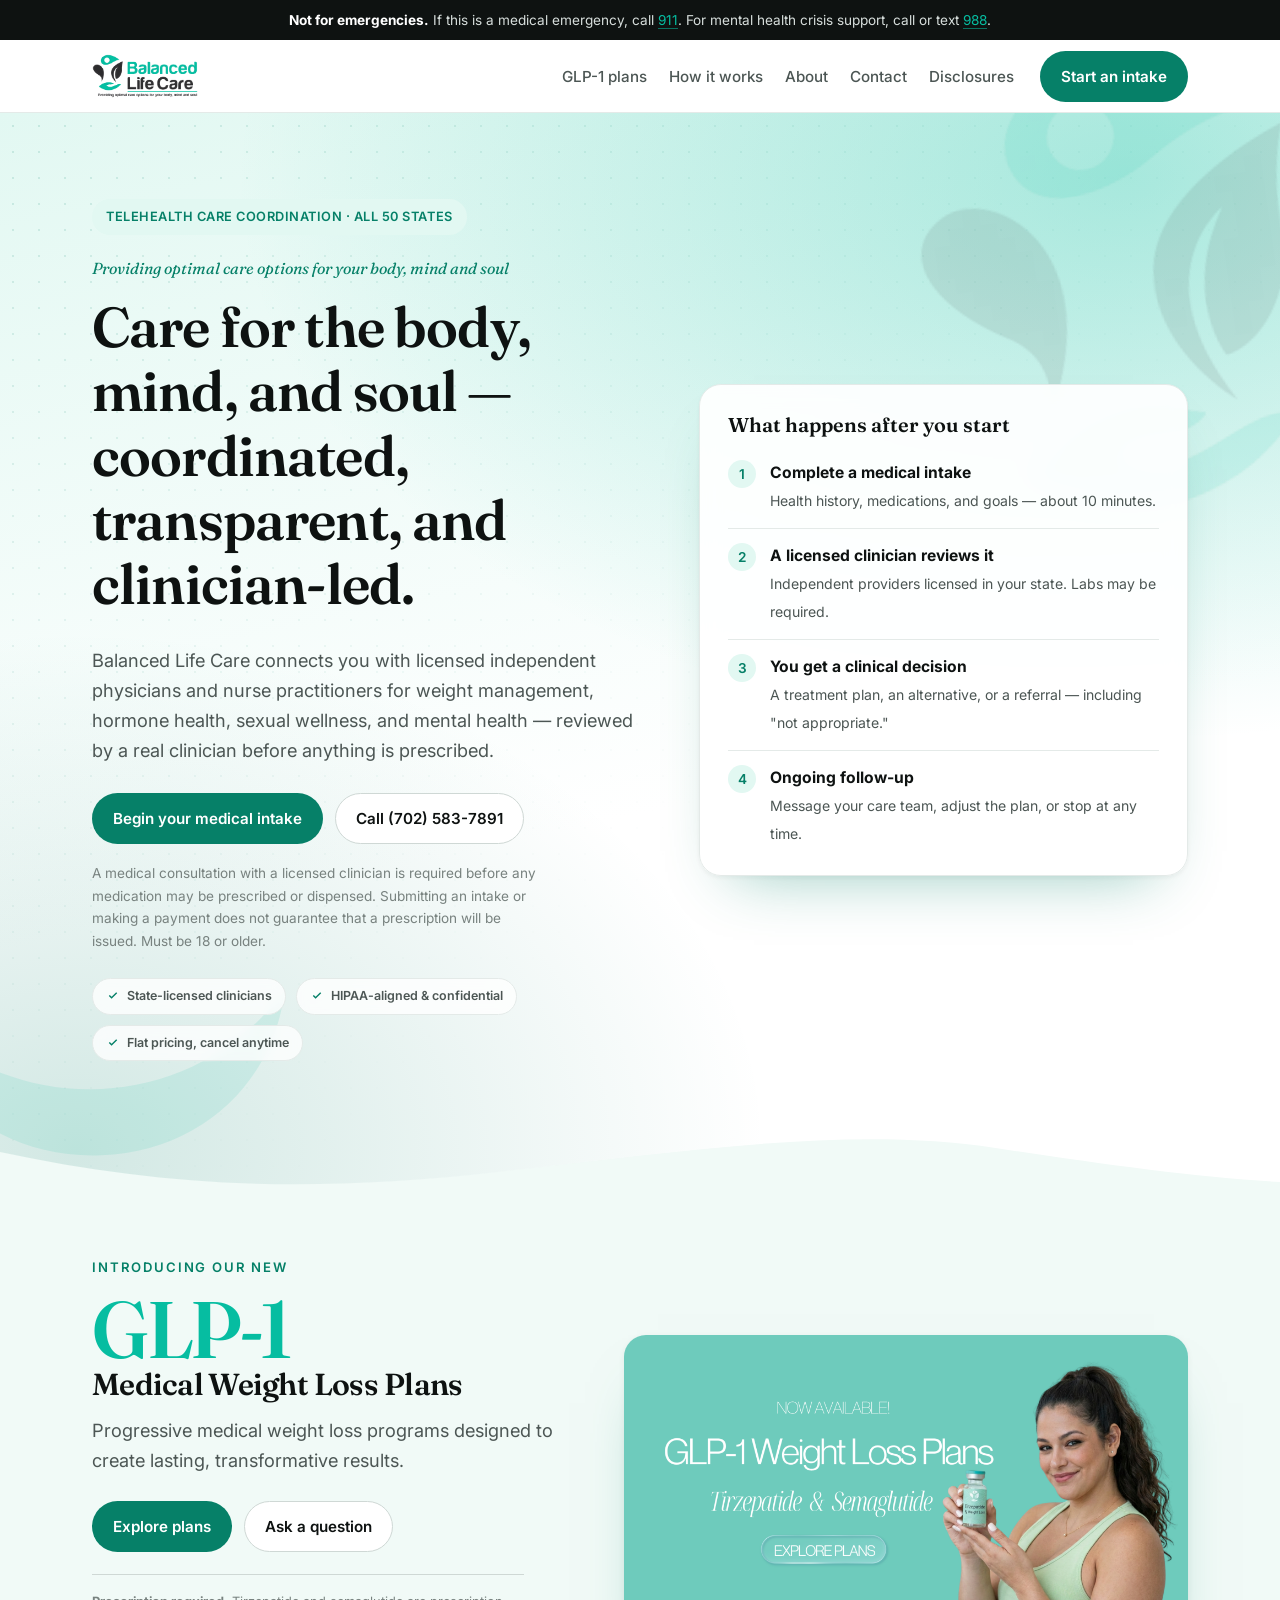
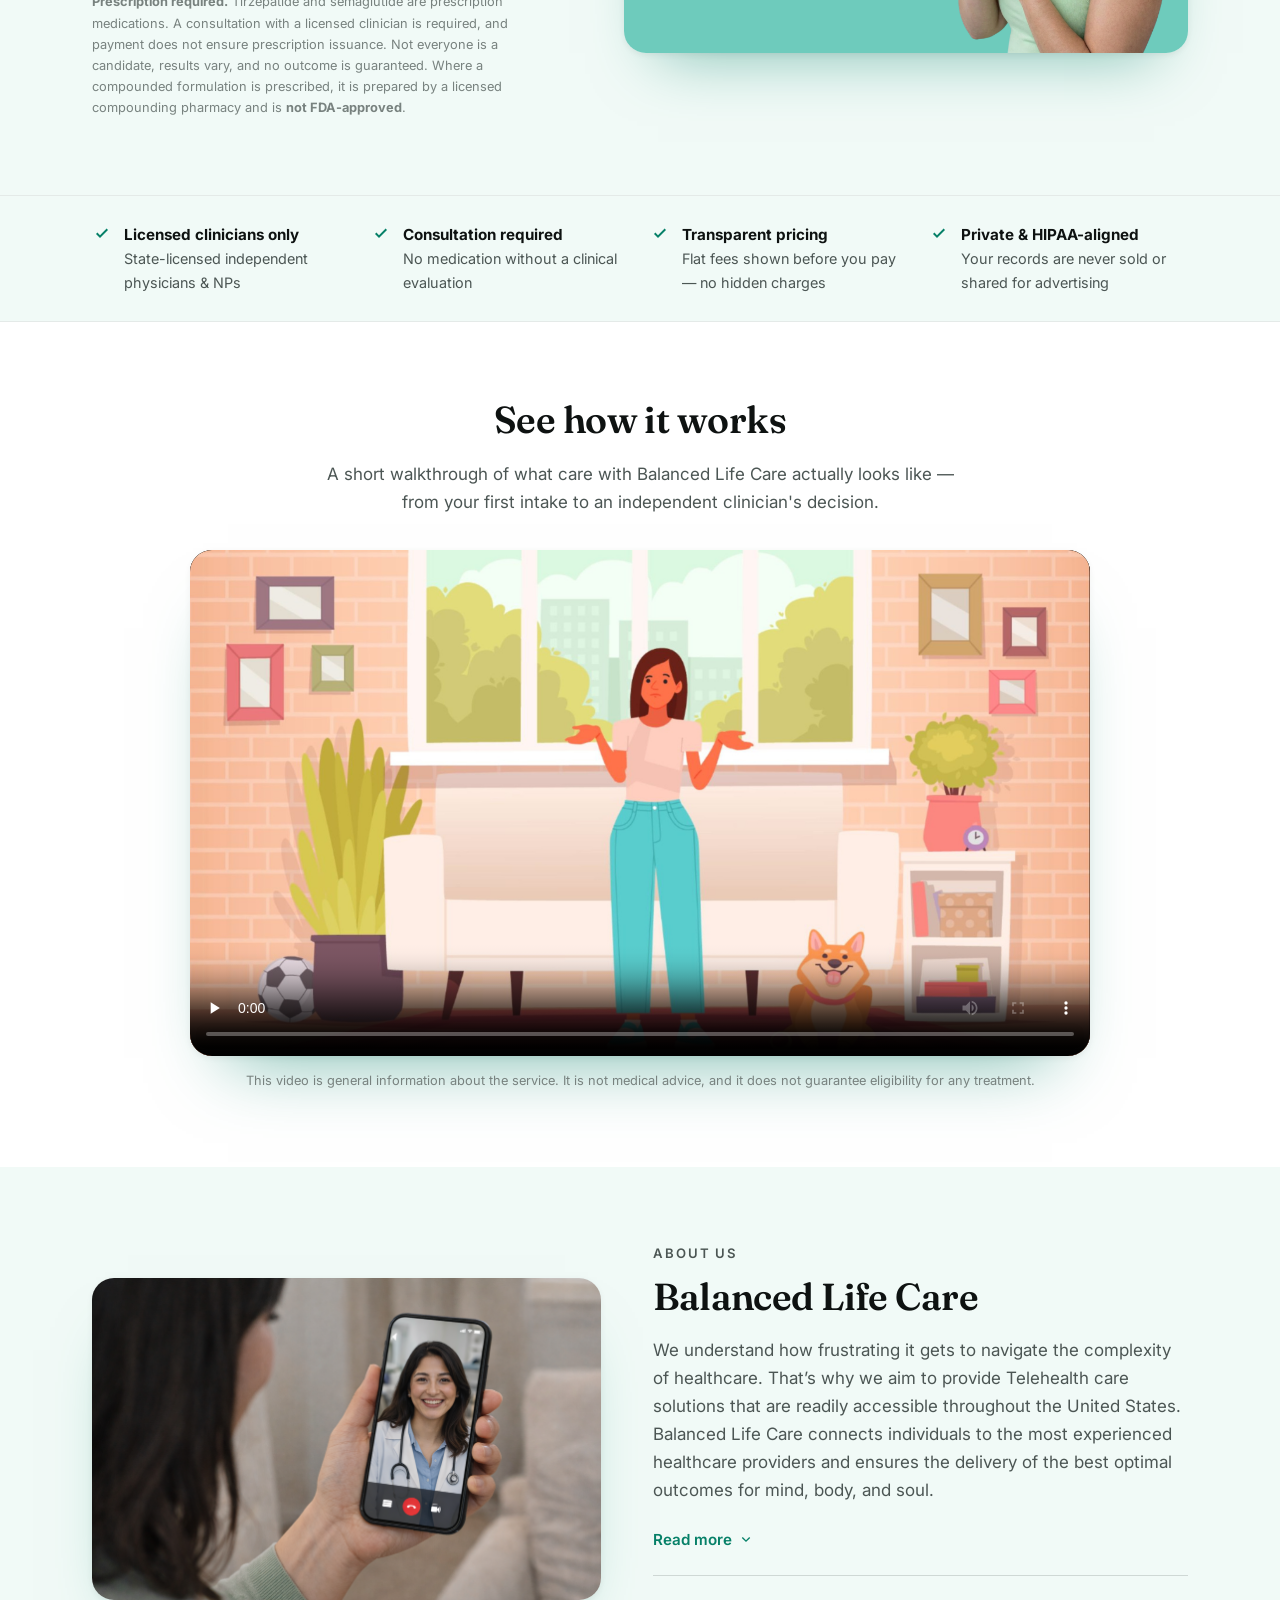
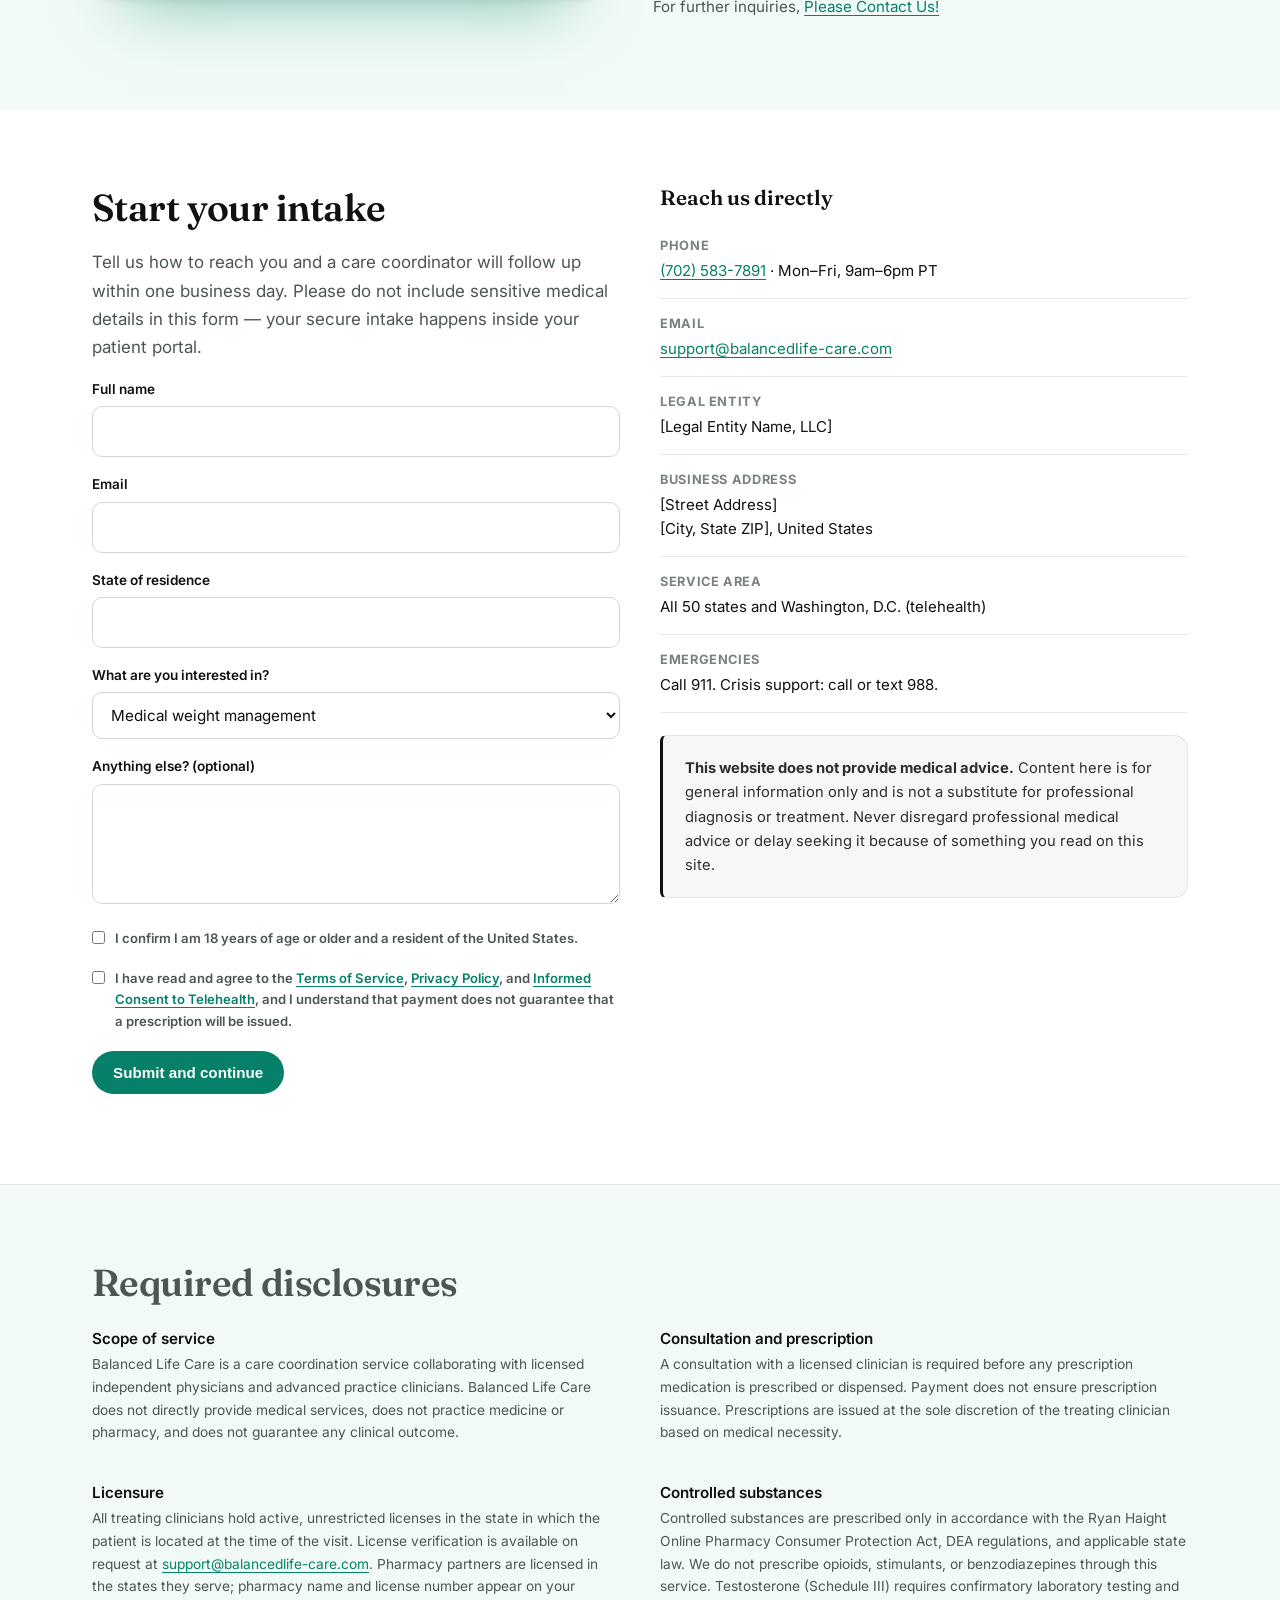
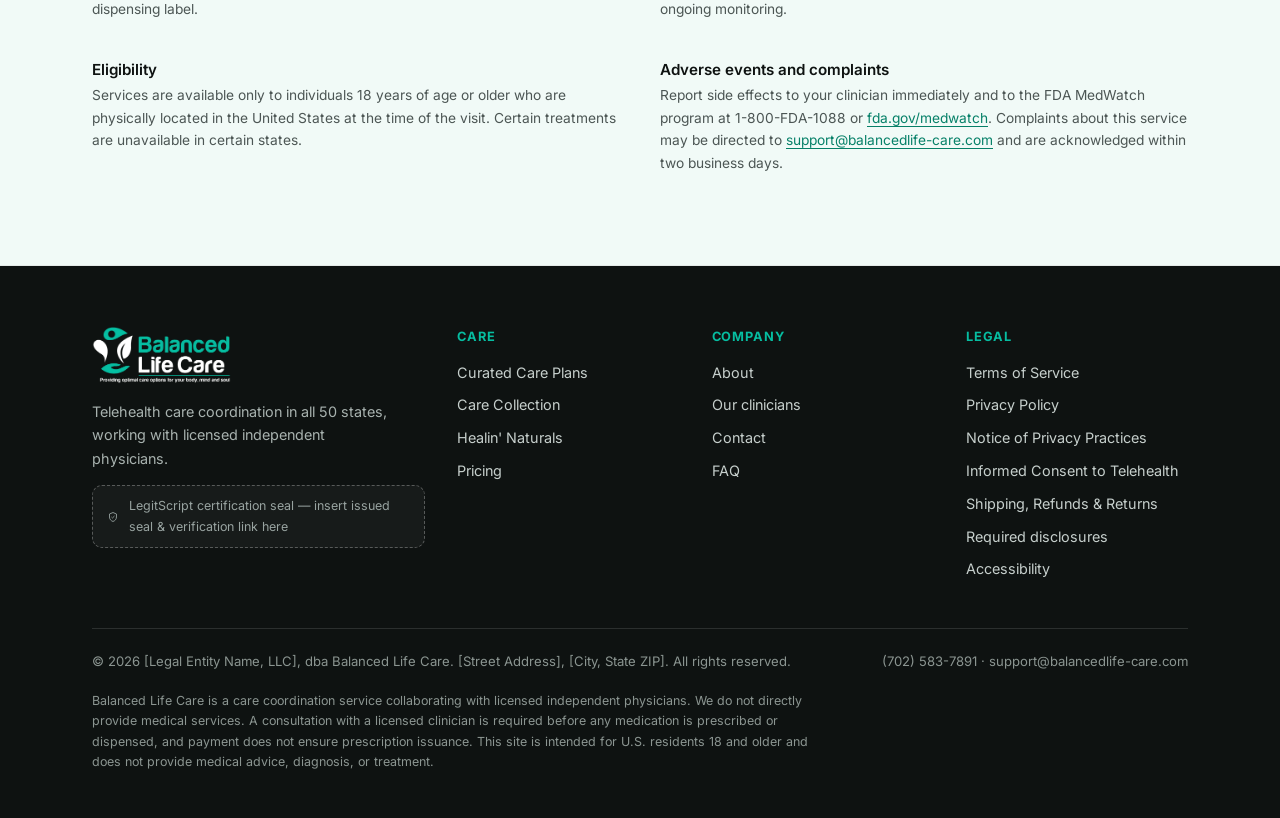
<file: v1/index.html.html>
<!doctype html>
<html lang="en">
<head>
<meta charset="utf-8">
<meta name="viewport" content="width=device-width, initial-scale=1">
<meta name="color-scheme" content="light">
<meta name="theme-color" content="#06bda1">
<title>Balanced Life Care — Telehealth Care Coordination</title>
<meta name="description" content="Balanced Life Care coordinates convenient, affordable telehealth care with licensed independent physicians across all 50 states. Medical consultation required; payment does not guarantee a prescription.">
<link rel="canonical" href="https://balancedlife-care.com/">
<link rel="icon" href="assets/favicon.png" sizes="32x32">
<link rel="icon" href="assets/logo-mark.png" sizes="any">
<link rel="apple-touch-icon" href="assets/logo-mark.png">
<link rel="preconnect" href="https://fonts.googleapis.com">
<link rel="preconnect" href="https://fonts.gstatic.com" crossorigin>
<link href="https://fonts.googleapis.com/css2?family=Fraunces:opsz,wght@9..144,500;9..144,600&family=Inter:wght@400;500;600&display=swap" rel="stylesheet">
<style>
/* Palette sampled from the logo: teal-green #06BDA1 and charcoal #313032,
   on white. --green is the logo ink (fills, graphics); --brand is the
   text-safe darkening of it (4.9:1 on white). */
:root{
  --bg:#ffffff; --surface:#ffffff; --surface-2:#f1faf7;
  --ink:#0e1211; --ink-2:#4c5654; --ink-3:#78827f;
  --line:#e4eae8; --line-2:#cfd8d5;
  --green:#06bda1; --brand:#068068; --brand-2:#04604e; --brand-soft:#e2f8f2;
  --alert:#b3261e;
  --warn-bg:#f6f8f7; --warn-line:#dfe6e4; --warn-ink:#2a302e;
  --radius:14px; --radius-lg:22px;
  --shadow:0 1px 2px rgba(14,18,17,.05),0 10px 30px -18px rgba(14,18,17,.3);
  --maxw:1140px;
}
*{box-sizing:border-box}
html{scroll-behavior:smooth}
body{margin:0;background:var(--bg);color:var(--ink);font:400 17px/1.65 Inter,system-ui,-apple-system,"Segoe UI",sans-serif;-webkit-font-smoothing:antialiased}
h1,h2,h3{font-family:Fraunces,Georgia,serif;font-weight:600;line-height:1.15;letter-spacing:-.015em;margin:0 0 .5em}
h1{font-size:clamp(2.1rem,5vw,3.5rem)}
h2{font-size:clamp(1.6rem,3.4vw,2.35rem)}
h3{font-size:1.12rem;font-family:Inter,sans-serif;font-weight:600;letter-spacing:0}
p{margin:0 0 1em}
a{color:var(--brand);text-underline-offset:3px}
img{max-width:100%}
.wrap{max-width:var(--maxw);margin:0 auto;padding:0 22px}
.sr{position:absolute;width:1px;height:1px;overflow:hidden;clip:rect(0 0 0 0);white-space:nowrap}
.skip{position:absolute;left:-9999px;top:0;background:var(--brand);color:#fff;padding:10px 16px;z-index:99;border-radius:0 0 8px 0}
.skip:focus{left:0}
:focus-visible{outline:2.5px solid var(--brand);outline-offset:3px;border-radius:4px}

/* ---------- Safety bar (LegitScript: emergency disclaimer above the fold) ---------- */
.safety{background:var(--ink);color:#d7dedc;font-size:.85rem;padding:9px 0}
.safety .wrap{display:flex;gap:10px;align-items:center;justify-content:center;text-align:center;flex-wrap:wrap}
.safety strong{color:#fff}
.safety a{color:var(--green);text-decoration-color:color-mix(in srgb,var(--green) 55%,transparent)}

/* ---------- Header ---------- */
header{position:sticky;top:0;z-index:40;background:color-mix(in srgb,var(--bg) 88%,transparent);backdrop-filter:blur(12px);border-bottom:1px solid var(--line)}
.nav{display:flex;align-items:center;gap:26px;height:72px}
.brand{display:inline-flex;align-items:center;text-decoration:none;flex:none}
.brand img{height:44px;width:auto;display:block}
@media (max-width:420px){.brand img{height:36px}}
.nav ul{list-style:none;display:flex;gap:22px;margin:0;padding:0;margin-left:auto}
.nav ul a{color:var(--ink-2);text-decoration:none;font-size:.95rem;font-weight:500}
.nav ul a:hover{color:var(--brand)}
.btn{display:inline-flex;align-items:center;justify-content:center;gap:8px;padding:12px 20px;border-radius:100px;font-weight:600;font-size:.95rem;text-decoration:none;border:1px solid transparent;cursor:pointer;transition:.16s}
.btn-primary{background:var(--brand);color:#fff}
.btn-primary:hover{background:var(--brand-2);transform:translateY(-1px)}
.btn-ghost{border-color:var(--line-2);color:var(--ink);background:var(--surface)}
.btn-ghost:hover{border-color:var(--brand)}
.menu-btn{display:none;margin-left:auto;background:none;border:1px solid var(--line-2);border-radius:10px;padding:8px 12px;color:var(--ink);font-size:.9rem}
@media (max-width:900px){
  .nav ul{display:none}
  .nav .btn-primary{display:none}
  .menu-btn{display:block}
  .nav[data-open="true"] ul{display:flex;position:absolute;top:72px;left:0;right:0;flex-direction:column;background:var(--surface);border-bottom:1px solid var(--line);padding:16px 22px;gap:16px;margin:0}
}

/* ---------- Banner ---------- */
.hero{position:relative;padding:86px 0 132px;overflow:hidden;isolation:isolate;
  background:
    radial-gradient(120% 90% at 88% 6%, color-mix(in srgb,var(--green) 30%,transparent) 0%, transparent 58%),
    radial-gradient(90% 80% at 6% 96%, color-mix(in srgb,var(--brand) 18%,transparent) 0%, transparent 60%),
    linear-gradient(168deg, var(--brand-soft) 0%, var(--bg) 62%);
}
/* decorative organic shapes echoing the logo mark */
.hero-deco{position:absolute;inset:0;z-index:-1;pointer-events:none;overflow:hidden}
.hero-deco svg{position:absolute;color:var(--brand)}
.hero-deco .watermark{position:absolute;top:-56px;right:-80px;width:440px;height:auto;opacity:.10;transform:rotate(-8deg)}
@media (max-width:900px){.hero-deco .watermark{width:280px;top:-40px;right:-70px;opacity:.07}}
.hero-deco .d2{bottom:34px;left:-120px;width:420px;opacity:.10;color:var(--green)}
.hero-deco .grid-dots{position:absolute;inset:0;opacity:.5;
  background-image:radial-gradient(color-mix(in srgb,var(--brand) 28%,transparent) 1px,transparent 1px);
  background-size:26px 26px;
  -webkit-mask-image:linear-gradient(to bottom right,#000,transparent 62%);
  mask-image:linear-gradient(to bottom right,#000,transparent 62%)}
/* wave divider into the trust strip */
.hero-wave{position:absolute;left:0;right:0;bottom:-1px;width:100%;height:76px;z-index:-1;color:var(--surface-2)}
.hero-grid{display:grid;grid-template-columns:1.06fr .94fr;gap:56px;align-items:center;position:relative}
@media (max-width:900px){.hero-grid{grid-template-columns:1fr;gap:36px}.hero{padding:52px 0 96px}.hero-wave{height:52px}}
.banner-tagline{font-family:Fraunces,serif;font-size:1rem;font-style:italic;color:var(--brand);margin:0 0 14px}
.banner-marks{display:flex;gap:10px;flex-wrap:wrap;margin-top:26px}
.banner-marks span{display:inline-flex;align-items:center;gap:7px;font-size:.78rem;font-weight:600;color:var(--ink-2);
  background:color-mix(in srgb,var(--surface) 78%,transparent);border:1px solid var(--line);
  padding:7px 13px;border-radius:100px;backdrop-filter:blur(6px)}
.banner-marks svg{width:14px;height:14px;color:var(--brand);flex:none}
.hero .hero-card{background:color-mix(in srgb,var(--surface) 92%,transparent);backdrop-filter:blur(10px);
  box-shadow:0 2px 4px rgba(20,40,35,.05),0 30px 60px -34px rgba(6,128,104,.45)}
.eyebrow{display:inline-flex;align-items:center;gap:9px;background:var(--brand-soft);color:var(--brand);padding:7px 14px;border-radius:100px;font-size:.8rem;font-weight:600;letter-spacing:.04em;text-transform:uppercase;margin-bottom:20px}
.lede{font-size:1.14rem;color:var(--ink-2);max-width:52ch}
.cta-row{display:flex;gap:12px;flex-wrap:wrap;margin:28px 0 18px}
.microcopy{font-size:.85rem;color:var(--ink-3);max-width:50ch}
.hero-card{background:var(--surface);border:1px solid var(--line);border-radius:var(--radius-lg);padding:28px;box-shadow:var(--shadow)}
.hero-card h3{font-family:Fraunces,serif;font-size:1.25rem;font-weight:600}
.steps{list-style:none;margin:0;padding:0;counter-reset:s}
.steps li{counter-increment:s;display:flex;gap:14px;padding:14px 0;border-bottom:1px solid var(--line)}
.steps li:last-child{border-bottom:0;padding-bottom:0}
.steps li::before{content:counter(s);flex:none;width:28px;height:28px;border-radius:50%;background:var(--brand-soft);color:var(--brand);display:grid;place-items:center;font-size:.85rem;font-weight:600}
.steps b{display:block;font-size:.98rem}
.steps span{font-size:.88rem;color:var(--ink-2)}

/* ---------- GLP-1 feature ---------- */
.glp1{background:var(--surface-2);padding:64px 0}
.glp1-grid{display:grid;grid-template-columns:.92fr 1.08fr;gap:52px;align-items:center}
@media (max-width:940px){.glp1{padding:44px 0}.glp1-grid{grid-template-columns:1fr;gap:30px}}
.glp1-intro{font-size:.82rem;font-weight:600;letter-spacing:.14em;text-transform:uppercase;color:var(--brand);margin:0 0 10px}
.glp1 h2{margin:0 0 6px;line-height:1}
.glp1 .big{display:block;font-size:clamp(3.2rem,7.5vw,5rem);color:var(--green);letter-spacing:-.03em}
.glp1 .sub{display:block;font-size:clamp(1.35rem,2.6vw,1.9rem);color:var(--ink)}
.glp1 .lede{margin-top:16px}
.glp1 .cta-row{margin:26px 0 0}
.glp1-rx{margin-top:22px;padding-top:16px;border-top:1px solid var(--line-2);font-size:.8rem;color:var(--ink-3);max-width:54ch}
.glp1-figure{margin:0}
.glp1-figure img{display:block;width:100%;height:auto;border-radius:var(--radius-lg);
  box-shadow:0 2px 6px rgba(14,18,17,.06),0 34px 60px -34px rgba(6,128,104,.5)}
.glp1-figure figcaption{margin-top:12px;font-size:.78rem;color:var(--ink-3)}

/* ---------- Trust strip ---------- */
.trust{border-block:1px solid var(--line);background:var(--surface-2)}
.trust .wrap{display:grid;grid-template-columns:repeat(4,1fr);gap:20px;padding-block:26px}
@media (max-width:820px){.trust .wrap{grid-template-columns:repeat(2,1fr)}}
.trust-item{display:flex;gap:12px;align-items:flex-start;font-size:.9rem;color:var(--ink-2)}
.trust-item b{display:block;color:var(--ink);font-size:.95rem}
.tick{flex:none;width:20px;height:20px;margin-top:2px;color:var(--brand)}

/* ---------- Video ---------- */
.video-sec{padding:76px 0}
@media (max-width:820px){.video-sec{padding:52px 0}}
.video-head{max-width:60ch;margin:0 auto 34px;text-align:center}
.video-head p{color:var(--ink-2);margin-bottom:0}
.video-frame{max-width:900px;margin:0 auto;border-radius:var(--radius-lg);overflow:hidden;
  background:var(--ink);line-height:0;
  box-shadow:0 2px 6px rgba(14,18,17,.06),0 40px 70px -38px rgba(6,128,104,.55)}
.video-frame video{display:block;width:100%;height:auto;aspect-ratio:16/9;background:var(--ink)}
.video-note{max-width:900px;margin:14px auto 0;font-size:.8rem;color:var(--ink-3);text-align:center}

/* ---------- About ---------- */
.about{background:var(--surface-2);padding:76px 0}
@media (max-width:940px){.about{padding:52px 0}}
.about-grid{display:grid;grid-template-columns:1fr 1.05fr;gap:52px;align-items:center}
@media (max-width:940px){.about-grid{grid-template-columns:1fr;gap:32px}}
.about-figure{margin:0;position:relative}
.about-figure img{display:block;width:100%;height:auto;border-radius:var(--radius-lg);
  box-shadow:0 2px 6px rgba(14,18,17,.06),0 36px 64px -36px rgba(6,128,104,.5)}
.about-eyebrow{font-size:.82rem;font-weight:600;letter-spacing:.14em;text-transform:uppercase;color:var(--brand);margin:0 0 10px}
.about h2{margin-bottom:18px}
.about p{color:var(--ink-2)}
.about-more[hidden]{display:none}
.readmore{margin-top:6px;background:none;border:0;padding:0;font:inherit;font-size:.95rem;font-weight:600;
  color:var(--brand);cursor:pointer;display:inline-flex;align-items:center;gap:7px}
.readmore:hover{color:var(--brand-2)}
.readmore svg{width:14px;height:14px;transition:transform .18s}
.readmore[aria-expanded="true"] svg{transform:rotate(180deg)}
.about-contact{margin-top:22px;padding-top:18px;border-top:1px solid var(--line-2);font-size:.95rem}

/* ---------- Sections ---------- */
section{padding:76px 0}
@media (max-width:820px){section{padding:52px 0}}
.sec-head{max-width:62ch;margin-bottom:38px}
.sec-head p{color:var(--ink-2)}
.grid{display:grid;gap:20px}
.g3{grid-template-columns:repeat(3,1fr)}
.g2{grid-template-columns:repeat(2,1fr)}
@media (max-width:900px){.g3{grid-template-columns:repeat(2,1fr)}}
@media (max-width:640px){.g3,.g2{grid-template-columns:1fr}}
.card{background:var(--surface);border:1px solid var(--line);border-radius:var(--radius);padding:24px;display:flex;flex-direction:column}
.card h3{margin-bottom:8px}
.card p{font-size:.94rem;color:var(--ink-2);margin-bottom:14px}
.card .rx{margin-top:auto;font-size:.78rem;color:var(--ink-3);border-top:1px solid var(--line);padding-top:12px}
.pill{align-self:flex-start;font-size:.72rem;font-weight:600;letter-spacing:.05em;text-transform:uppercase;padding:5px 10px;border-radius:100px;margin-bottom:14px}
.pill-rx{background:var(--ink);color:#fff}
.pill-otc{background:var(--brand-soft);color:var(--brand)}
.icon{width:26px;height:26px;color:var(--brand);margin-bottom:14px}

/* ---------- Callout ---------- */
.callout{background:var(--warn-bg);border:1px solid var(--warn-line);border-left:3px solid var(--ink);color:var(--warn-ink);border-radius:6px var(--radius) var(--radius) 6px;padding:20px 22px;font-size:.92rem}
.callout p:last-child{margin-bottom:0}
.callout b{color:inherit}

.band{background:var(--surface-2);border-block:1px solid var(--line)}

/* ---------- Pricing ---------- */
.price-card{background:var(--surface);border:1px solid var(--line);border-radius:var(--radius);padding:26px}
.price{font-family:Fraunces,serif;font-size:2rem;font-weight:600;line-height:1}
.price small{font-family:Inter,sans-serif;font-size:.85rem;font-weight:500;color:var(--ink-3)}
.price-card ul{list-style:none;margin:18px 0 0;padding:0;font-size:.92rem;color:var(--ink-2)}
.price-card li{padding:7px 0 7px 24px;position:relative}
.price-card li::before{content:"";position:absolute;left:0;top:14px;width:12px;height:2px;background:var(--brand);border-radius:2px}

/* ---------- Providers ---------- */
.provider{display:flex;gap:16px;align-items:center;background:var(--surface);border:1px solid var(--line);border-radius:var(--radius);padding:18px}
.avatar{flex:none;width:52px;height:52px;border-radius:50%;background:var(--brand-soft);color:var(--brand);display:grid;place-items:center;font-weight:600;font-family:Fraunces,serif;font-size:1.05rem}
.provider b{display:block;font-size:.98rem}
.provider span{font-size:.85rem;color:var(--ink-2)}

/* ---------- FAQ ---------- */
details{background:var(--surface);border:1px solid var(--line);border-radius:var(--radius);padding:18px 22px;margin-bottom:12px}
details[open]{border-color:var(--line-2)}
summary{cursor:pointer;font-weight:600;font-size:1rem;list-style:none;display:flex;justify-content:space-between;gap:16px;align-items:center}
summary::-webkit-details-marker{display:none}
summary::after{content:"+";font-size:1.4rem;color:var(--brand);line-height:1;flex:none}
details[open] summary::after{content:"–"}
details p{margin:14px 0 0;font-size:.94rem;color:var(--ink-2)}

/* ---------- Contact ---------- */
.contact-grid{display:grid;grid-template-columns:1fr 1fr;gap:40px}
@media (max-width:900px){.contact-grid{grid-template-columns:1fr}}
label{display:block;font-size:.85rem;font-weight:600;margin-bottom:6px}
input,textarea,select{width:100%;padding:12px 14px;border:1px solid var(--line-2);border-radius:10px;background:var(--surface);color:var(--ink);font:inherit;font-size:.95rem;margin-bottom:16px}
textarea{min-height:120px;resize:vertical}
.consent{display:flex;gap:10px;align-items:flex-start;font-size:.82rem;color:var(--ink-2);margin-bottom:18px}
.consent input{width:auto;margin:3px 0 0}
.info-list{list-style:none;margin:0;padding:0}
.info-list li{padding:14px 0;border-bottom:1px solid var(--line);font-size:.94rem}
.info-list b{display:block;font-size:.8rem;text-transform:uppercase;letter-spacing:.05em;color:var(--ink-3);margin-bottom:3px}

/* ---------- Legal / disclosure block ---------- */
.legal{font-size:.86rem;color:var(--ink-2)}
.legal h3{font-size:.95rem;margin-bottom:6px;color:var(--ink)}
.legal-grid{display:grid;grid-template-columns:repeat(2,1fr);gap:26px 40px}
@media (max-width:820px){.legal-grid{grid-template-columns:1fr}}

/* ---------- Footer ---------- */
footer{background:var(--ink);padding:60px 0 32px;font-size:.9rem;color:#a8b2af}
.foot-grid{display:grid;grid-template-columns:1.5fr 1fr 1fr 1fr;gap:32px;margin-bottom:38px}
@media (max-width:820px){.foot-grid{grid-template-columns:1fr 1fr}}
@media (max-width:520px){.foot-grid{grid-template-columns:1fr}}
footer h4{font-size:.8rem;text-transform:uppercase;letter-spacing:.07em;color:var(--green);margin:0 0 14px}
footer ul{list-style:none;margin:0;padding:0}
footer li{margin-bottom:9px}
footer a{color:#c6cfcc;text-decoration:none}
footer a:hover{color:var(--green);text-decoration:underline}
.seal{display:inline-flex;align-items:center;gap:10px;border:1px dashed rgba(255,255,255,.28);border-radius:10px;padding:10px 14px;font-size:.78rem;color:#98a3a0;background:rgba(255,255,255,.04)}
.foot-bottom{border-top:1px solid rgba(255,255,255,.12);padding-top:22px;display:flex;justify-content:space-between;gap:18px;flex-wrap:wrap;font-size:.82rem;color:#8b9591}
</style>
</head>
<body>
<a class="skip" href="#main">Skip to main content</a>

<!-- LS: emergency + scope-of-service disclaimer, visible sitewide -->
<div class="safety">
  <div class="wrap">
    <span><strong>Not for emergencies.</strong> If this is a medical emergency, call <a href="tel:911">911</a>. For mental health crisis support, call or text <a href="tel:988">988</a>.</span>
  </div>
</div>

<header>
  <div class="wrap">
    <nav class="nav" id="nav" aria-label="Primary">
      <a class="brand" href="/" aria-label="Balanced Life Care — home">
        <img src="assets/logo.png" alt="Balanced Life Care — providing optimal care options for your body, mind and soul" width="668" height="278">
      </a>
      <button class="menu-btn" id="menuBtn" aria-expanded="false" aria-controls="nav">Menu</button>
      <ul>
        <li><a href="#glp1">GLP-1 plans</a></li>
        <li><a href="#video">How it works</a></li>
        <li><a href="#about">About</a></li>
        <li><a href="#contact">Contact</a></li>
        <li><a href="#disclosures">Disclosures</a></li>
      </ul>
      <a class="btn btn-primary" href="#contact">Start an intake</a>
    </nav>
  </div>
</header>

<main id="main">

<!-- ================= HERO ================= -->
<section class="hero">
  <div class="hero-deco" aria-hidden="true">
    <div class="grid-dots"></div>
    <!-- the brand mark itself, oversized as a watermark -->
    <img class="watermark" src="assets/logo-mark.png" alt="" width="221" height="242">
    <!-- cupped-hands motif echoing the mark -->
    <svg class="d2" viewBox="0 0 220 120" fill="none"><path d="M8 34c34 44 96 62 150 40 22-9 40-24 54-42-6 48-44 84-96 86C64 120 22 88 8 34Z" fill="currentColor"/></svg>
  </div>

  <div class="wrap hero-grid">
    <div>
      <span class="eyebrow">Telehealth care coordination · All 50 states</span>
      <p class="banner-tagline">Providing optimal care options for your body, mind and soul</p>
      <h1>Care for the body, mind, and soul — coordinated, transparent, and clinician-led.</h1>
      <p class="lede">Balanced Life Care connects you with licensed independent physicians and nurse practitioners for weight management, hormone health, sexual wellness, and mental health — reviewed by a real clinician before anything is prescribed.</p>
      <div class="cta-row">
        <a class="btn btn-primary" href="#contact">Begin your medical intake</a>
        <a class="btn btn-ghost" href="tel:+17025837891">Call (702) 583-7891</a>
      </div>
      <p class="microcopy">A medical consultation with a licensed clinician is required before any medication may be prescribed or dispensed. Submitting an intake or making a payment does not guarantee that a prescription will be issued. Must be 18 or older.</p>
      <div class="banner-marks">
        <span><svg viewBox="0 0 20 20" fill="currentColor"><path d="M8 14 4 10l1.4-1.4L8 11.2l6.6-6.6L16 6z"/></svg>State-licensed clinicians</span>
        <span><svg viewBox="0 0 20 20" fill="currentColor"><path d="M8 14 4 10l1.4-1.4L8 11.2l6.6-6.6L16 6z"/></svg>HIPAA-aligned &amp; confidential</span>
        <span><svg viewBox="0 0 20 20" fill="currentColor"><path d="M8 14 4 10l1.4-1.4L8 11.2l6.6-6.6L16 6z"/></svg>Flat pricing, cancel anytime</span>
      </div>
    </div>

    <aside class="hero-card" aria-label="How care works">
      <h3>What happens after you start</h3>
      <ol class="steps">
        <li><div><b>Complete a medical intake</b><span>Health history, medications, and goals — about 10 minutes.</span></div></li>
        <li><div><b>A licensed clinician reviews it</b><span>Independent providers licensed in your state. Labs may be required.</span></div></li>
        <li><div><b>You get a clinical decision</b><span>A treatment plan, an alternative, or a referral — including "not appropriate."</span></div></li>
        <li><div><b>Ongoing follow-up</b><span>Message your care team, adjust the plan, or stop at any time.</span></div></li>
      </ol>
    </aside>
  </div>

  <svg class="hero-wave" viewBox="0 0 1440 76" preserveAspectRatio="none" aria-hidden="true">
    <path d="M0 34c180 34 340 42 560 20s400-46 560-24c110 15 230 30 320 34v12H0Z" fill="currentColor"/>
  </svg>
</section>

<!-- ================= GLP-1 FEATURE ================= -->
<section class="glp1" id="glp1" aria-labelledby="glp1-h">
  <div class="wrap glp1-grid">
    <div>
      <p class="glp1-intro">Introducing Our New</p>
      <h2 id="glp1-h"><span class="big">GLP-1</span><span class="sub">Medical Weight Loss Plans</span></h2>
      <p class="lede">Progressive medical weight loss programs designed to create lasting, transformative results.</p>
      <div class="cta-row">
        <a class="btn btn-primary" href="/curated-care-plans">Explore plans</a>
        <a class="btn btn-ghost" href="#contact">Ask a question</a>
      </div>
      <p class="glp1-rx"><strong>Prescription required.</strong> Tirzepatide and semaglutide are prescription
      medications. A consultation with a licensed clinician is required, and payment does not ensure prescription
      issuance. Not everyone is a candidate, results vary, and no outcome is guaranteed. Where a compounded
      formulation is prescribed, it is prepared by a licensed compounding pharmacy and is <strong>not
      FDA-approved</strong>.</p>
    </div>
    <figure class="glp1-figure">
      <img src="assets/glp1-plans.png" width="1024" height="576" loading="lazy" decoding="async"
           alt="Now available: GLP-1 weight loss plans with tirzepatide and semaglutide — a woman holding a vial of tirzepatide.">
    </figure>
  </div>
</section>

<!-- ================= TRUST ================= -->
<div class="trust">
  <div class="wrap">
    <div class="trust-item"><svg class="tick" viewBox="0 0 20 20" fill="currentColor" aria-hidden="true"><path d="M8 14 4 10l1.4-1.4L8 11.2l6.6-6.6L16 6z"/></svg><div><b>Licensed clinicians only</b>State-licensed independent physicians &amp; NPs</div></div>
    <div class="trust-item"><svg class="tick" viewBox="0 0 20 20" fill="currentColor" aria-hidden="true"><path d="M8 14 4 10l1.4-1.4L8 11.2l6.6-6.6L16 6z"/></svg><div><b>Consultation required</b>No medication without a clinical evaluation</div></div>
    <div class="trust-item"><svg class="tick" viewBox="0 0 20 20" fill="currentColor" aria-hidden="true"><path d="M8 14 4 10l1.4-1.4L8 11.2l6.6-6.6L16 6z"/></svg><div><b>Transparent pricing</b>Flat fees shown before you pay — no hidden charges</div></div>
    <div class="trust-item"><svg class="tick" viewBox="0 0 20 20" fill="currentColor" aria-hidden="true"><path d="M8 14 4 10l1.4-1.4L8 11.2l6.6-6.6L16 6z"/></svg><div><b>Private &amp; HIPAA-aligned</b>Your records are never sold or shared for advertising</div></div>
  </div>
</div>

<!-- ================= VIDEO ================= -->
<section class="video-sec" id="video" aria-labelledby="video-h">
  <div class="wrap">
    <div class="video-head">
      <h2 id="video-h">See how it works</h2>
      <p>A short walkthrough of what care with Balanced Life Care actually looks like — from your first
      intake to an independent clinician's decision.</p>
    </div>
    <div class="video-frame">
      <video controls preload="none" playsinline loop
             poster="assets/video-poster.png" width="1280" height="720">
        <source src="assets/balanced-life-care.webm" type="video/webm">
        <source src="assets/balanced-life-care.mp4" type="video/mp4">
        Your browser does not support the video tag.
        <a href="assets/balanced-life-care.mp4">Download the video instead.</a>
      </video>
    </div>
    <p class="video-note">This video is general information about the service. It is not medical advice, and it
    does not guarantee eligibility for any treatment.</p>
  </div>
</section>

<!-- ================= ABOUT ================= -->
<section class="about" id="about" aria-labelledby="about-h">
  <div class="wrap about-grid">
    <figure class="about-figure">
      <img src="assets/about-consultation.png" width="1024" height="647" loading="lazy" decoding="async"
           alt="A patient holding a phone during a video consultation with a smiling clinician in a white coat.">
    </figure>
    <div>
      <p class="about-eyebrow">About Us</p>
      <h2 id="about-h">Balanced Life Care</h2>
      <p>We understand how frustrating it gets to navigate the complexity of healthcare. That&rsquo;s why we aim to
      provide Telehealth care solutions that are readily accessible throughout the United States. Balanced Life Care
      connects individuals to the most experienced healthcare providers and ensures the delivery of the best optimal
      outcomes for mind, body, and soul.</p>
      <div class="about-more" id="aboutMore" hidden>
        <p>Whether you need help with medical weight loss, STD testing &amp; treatment care, or looking for sexual
        wellness or mental health services, we&rsquo;ve got you covered. Our affordable services are all self-pay only
        and perfect for people who&rsquo;re not insured or under insured. We strive daily to make a difference in the
        healthcare industry and assist people in need.</p>
      </div>
      <button class="readmore" id="aboutToggle" aria-expanded="false" aria-controls="aboutMore">
        <span>Read more</span>
        <svg viewBox="0 0 20 20" fill="currentColor" aria-hidden="true"><path d="M10 13 4 7l1.4-1.4L10 10.2l4.6-4.6L16 7z"/></svg>
      </button>
      <p class="about-contact">For further inquiries, <a href="#contact">Please Contact Us!</a></p>
    </div>
  </div>
</section>

<!-- ================= CONTACT ================= -->
<section id="contact">
  <div class="wrap contact-grid">
    <div>
      <h2>Start your intake</h2>
      <p style="color:var(--ink-2)">Tell us how to reach you and a care coordinator will follow up within one business day. Please do not include sensitive medical details in this form — your secure intake happens inside your patient portal.</p>
      <form id="intakeForm" novalidate>
        <label for="name">Full name</label>
        <input id="name" name="name" autocomplete="name" required>
        <label for="email">Email</label>
        <input id="email" name="email" type="email" autocomplete="email" required>
        <label for="state">State of residence</label>
        <input id="state" name="state" autocomplete="address-level1" required>
        <label for="interest">What are you interested in?</label>
        <select id="interest" name="interest">
          <option>Medical weight management</option>
          <option>Women's hormone health</option>
          <option>Men's hormone health</option>
          <option>Sexual wellness</option>
          <option>Mental health</option>
          <option>STI testing &amp; treatment</option>
          <option>Supplements &amp; wellness products</option>
        </select>
        <label for="msg">Anything else? (optional)</label>
        <textarea id="msg" name="msg"></textarea>
        <label class="consent"><input type="checkbox" id="age" required><span>I confirm I am 18 years of age or older and a resident of the United States.</span></label>
        <label class="consent"><input type="checkbox" id="tos" required><span>I have read and agree to the <a href="/terms">Terms of Service</a>, <a href="/privacy">Privacy Policy</a>, and <a href="/telehealth-consent">Informed Consent to Telehealth</a>, and I understand that payment does not guarantee that a prescription will be issued.</span></label>
        <button class="btn btn-primary" type="submit">Submit and continue</button>
        <p id="formNote" style="font-size:.85rem;color:var(--brand);margin-top:14px" role="status"></p>
      </form>
    </div>
    <div>
      <h3 style="font-family:Fraunces,serif;font-size:1.3rem">Reach us directly</h3>
      <ul class="info-list">
        <li><b>Phone</b><a href="tel:+17025837891">(702) 583-7891</a> · Mon–Fri, 9am–6pm PT</li>
        <li><b>Email</b><a href="mailto:support@balancedlife-care.com">support@balancedlife-care.com</a></li>
        <li><b>Legal entity</b>[Legal Entity Name, LLC]</li>
        <li><b>Business address</b>[Street Address]<br>[City, State ZIP], United States</li>
        <li><b>Service area</b>All 50 states and Washington, D.C. (telehealth)</li>
        <li><b>Emergencies</b>Call 911. Crisis support: call or text 988.</li>
      </ul>
      <div class="callout" style="margin-top:22px">
        <p><b>This website does not provide medical advice.</b> Content here is for general information only and is not a substitute for professional diagnosis or treatment. Never disregard professional medical advice or delay seeking it because of something you read on this site.</p>
      </div>
    </div>
  </div>
</section>

<!-- ================= DISCLOSURES ================= -->
<section class="band" id="disclosures">
  <div class="wrap legal">
    <h2 style="margin-bottom:26px">Required disclosures</h2>
    <div class="legal-grid">
      <div>
        <h3>Scope of service</h3>
        <p>Balanced Life Care is a care coordination service collaborating with licensed independent physicians and advanced practice clinicians. Balanced Life Care does not directly provide medical services, does not practice medicine or pharmacy, and does not guarantee any clinical outcome.</p>
      </div>
      <div>
        <h3>Consultation and prescription</h3>
        <p>A consultation with a licensed clinician is required before any prescription medication is prescribed or dispensed. Payment does not ensure prescription issuance. Prescriptions are issued at the sole discretion of the treating clinician based on medical necessity.</p>
      </div>
      <div>
        <h3>Licensure</h3>
        <p>All treating clinicians hold active, unrestricted licenses in the state in which the patient is located at the time of the visit. License verification is available on request at <a href="mailto:support@balancedlife-care.com">support@balancedlife-care.com</a>. Pharmacy partners are licensed in the states they serve; pharmacy name and license number appear on your dispensing label.</p>
      </div>
      <div>
        <h3>Controlled substances</h3>
        <p>Controlled substances are prescribed only in accordance with the Ryan Haight Online Pharmacy Consumer Protection Act, DEA regulations, and applicable state law. We do not prescribe opioids, stimulants, or benzodiazepines through this service. Testosterone (Schedule III) requires confirmatory laboratory testing and ongoing monitoring.</p>
      </div>
      <div>
        <h3>Eligibility</h3>
        <p>Services are available only to individuals 18 years of age or older who are physically located in the United States at the time of the visit. Certain treatments are unavailable in certain states.</p>
      </div>
      <div>
        <h3>Adverse events and complaints</h3>
        <p>Report side effects to your clinician immediately and to the FDA MedWatch program at 1-800-FDA-1088 or <a href="https://www.fda.gov/medwatch" rel="noopener">fda.gov/medwatch</a>. Complaints about this service may be directed to <a href="mailto:support@balancedlife-care.com">support@balancedlife-care.com</a> and are acknowledged within two business days.</p>
      </div>
    </div>
  </div>
</section>

</main>

<footer>
  <div class="wrap">
    <div class="foot-grid">
      <div>
        <a class="brand" href="/" style="margin-bottom:16px" aria-label="Balanced Life Care — home">
          <img src="assets/logo-reversed.png" alt="Balanced Life Care" width="668" height="278" style="height:58px">
        </a>
        <p style="max-width:34ch">Telehealth care coordination in all 50 states, working with licensed independent physicians.</p>
        <div class="seal">
          <svg width="18" height="18" viewBox="0 0 24 24" fill="none" stroke="currentColor" stroke-width="1.8" aria-hidden="true"><path d="M12 3l7 3v6c0 4.5-3 7.6-7 9-4-1.4-7-4.5-7-9V6l7-3Z"/><path d="M9 12l2 2 4-4"/></svg>
          LegitScript certification seal — insert issued seal &amp; verification link here
        </div>
      </div>
      <div>
        <h4>Care</h4>
        <ul>
          <li><a href="/curated-care-plans">Curated Care Plans</a></li>
          <li><a href="/care-collection">Care Collection</a></li>
          <li><a href="/healin-naturals">Healin' Naturals</a></li>
          <li><a href="/pricing">Pricing</a></li>
        </ul>
      </div>
      <div>
        <h4>Company</h4>
        <ul>
          <li><a href="#about">About</a></li>
          <li><a href="/clinicians">Our clinicians</a></li>
          <li><a href="#contact">Contact</a></li>
          <li><a href="/faq">FAQ</a></li>
        </ul>
      </div>
      <div>
        <h4>Legal</h4>
        <ul>
          <li><a href="/terms">Terms of Service</a></li>
          <li><a href="/privacy">Privacy Policy</a></li>
          <li><a href="/notice-of-privacy-practices">Notice of Privacy Practices</a></li>
          <li><a href="/telehealth-consent">Informed Consent to Telehealth</a></li>
          <li><a href="/shipping-returns">Shipping, Refunds &amp; Returns</a></li>
          <li><a href="#disclosures">Required disclosures</a></li>
          <li><a href="/accessibility">Accessibility</a></li>
        </ul>
      </div>
    </div>
    <div class="foot-bottom">
      <span>© <span id="yr">2026</span> [Legal Entity Name, LLC], dba Balanced Life Care. [Street Address], [City, State ZIP]. All rights reserved.</span>
      <span>(702) 583-7891 · support@balancedlife-care.com</span>
    </div>
    <p style="font-size:.78rem;color:#8b9591;margin-top:18px;max-width:90ch">Balanced Life Care is a care coordination service collaborating with licensed independent physicians. We do not directly provide medical services. A consultation with a licensed clinician is required before any medication is prescribed or dispensed, and payment does not ensure prescription issuance. This site is intended for U.S. residents 18 and older and does not provide medical advice, diagnosis, or treatment.</p>
  </div>
</footer>

<script>
document.getElementById('yr').textContent = new Date().getFullYear();

var nav = document.getElementById('nav'), mb = document.getElementById('menuBtn');
mb.addEventListener('click', function(){
  var open = nav.getAttribute('data-open') === 'true';
  nav.setAttribute('data-open', String(!open));
  mb.setAttribute('aria-expanded', String(!open));
});
nav.querySelectorAll('ul a').forEach(function(a){
  a.addEventListener('click', function(){ nav.setAttribute('data-open','false'); mb.setAttribute('aria-expanded','false'); });
});

var aboutBtn = document.getElementById('aboutToggle'),
    aboutMore = document.getElementById('aboutMore');
aboutBtn.addEventListener('click', function(){
  var open = aboutBtn.getAttribute('aria-expanded') === 'true';
  aboutBtn.setAttribute('aria-expanded', String(!open));
  aboutMore.hidden = open;
  aboutBtn.querySelector('span').textContent = open ? 'Read more' : 'Read less';
});

document.getElementById('intakeForm').addEventListener('submit', function(e){
  e.preventDefault();
  var note = document.getElementById('formNote');
  if(!this.checkValidity()){ note.style.color = 'var(--alert)'; note.textContent = 'Please complete the required fields and both confirmations.'; return; }
  note.style.color = 'var(--brand)';
  note.textContent = 'Thank you — a care coordinator will contact you within one business day. (Demo form: connect to your HIPAA-compliant intake endpoint.)';
  this.reset();
});
</script>
</body>
</html>
</file>
